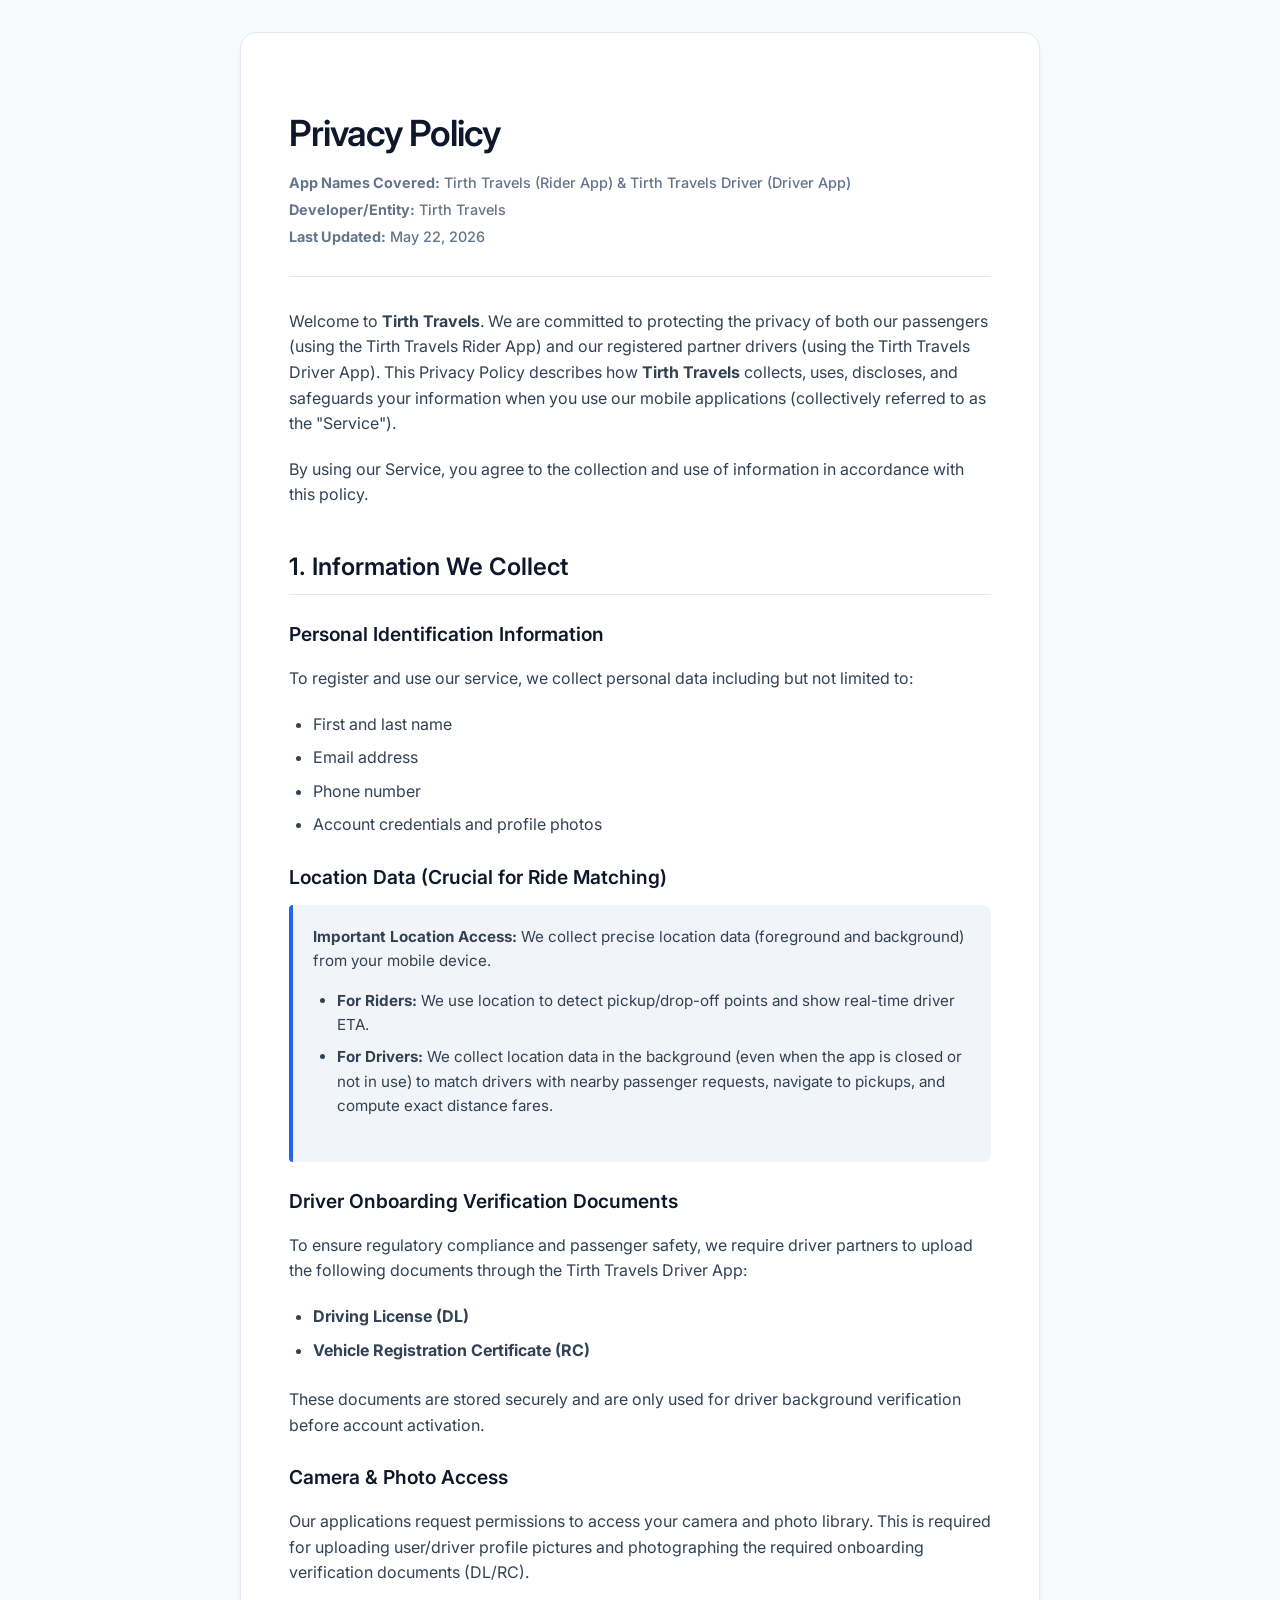
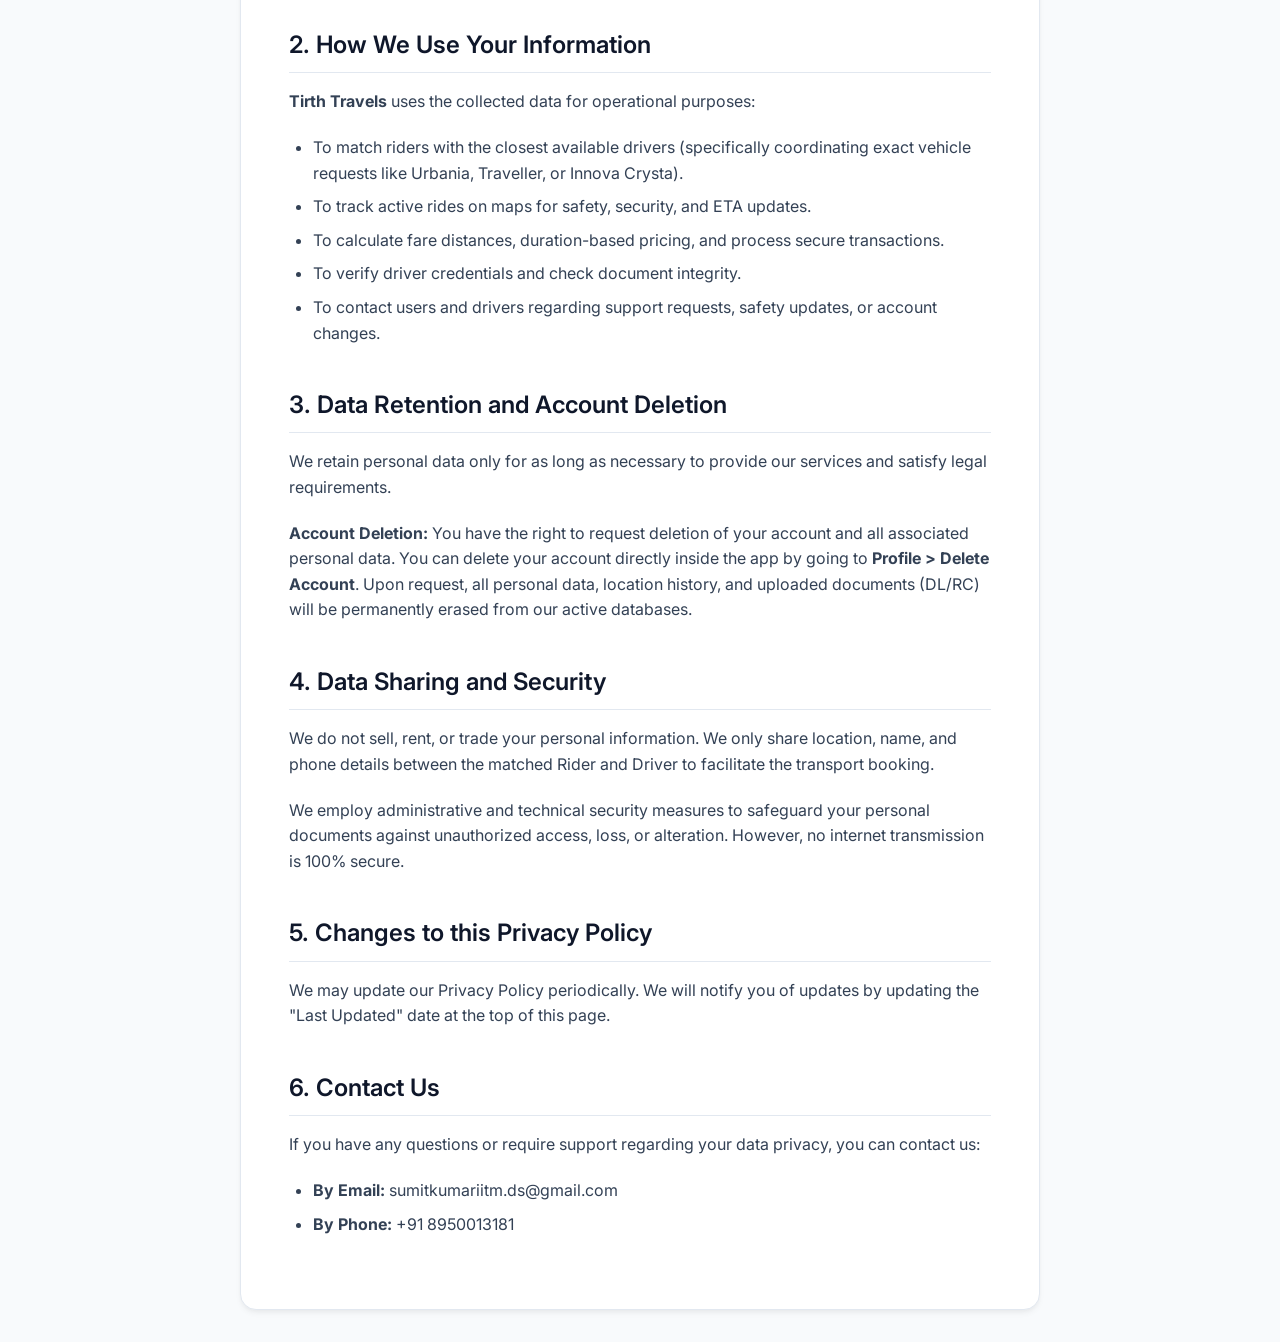
<file: privacy_policy.html>
<!DOCTYPE html>
<html lang="en">
<head>
    <meta charset="UTF-8">
    <meta name="viewport" content="width=device-width, initial-scale=1.0, viewport-fit=cover">
    <title>Privacy Policy - Tirth Travels</title>
    <style>
        :root {
            --primary: #0f172a;
            --primary-accent: #2563eb;
            --text-main: #334155;
            --text-light: #64748b;
            --bg-page: #f8fafc;
            --card-bg: #ffffff;
            --border: #e2e8f0;
        }

        body {
            font-family: 'Inter', -apple-system, BlinkMacSystemFont, 'Segoe UI', Roboto, Helvetica, Arial, sans-serif;
            line-height: 1.6;
            color: var(--text-main);
            background-color: var(--bg-page);
            margin: 0;
            padding: calc(2rem + env(safe-area-inset-top)) 
                     calc(1rem + env(safe-area-inset-right)) 
                     calc(2rem + env(safe-area-inset-bottom)) 
                     calc(1rem + env(safe-area-inset-left));
            -webkit-font-smoothing: antialiased;
            min-height: 100vh;
        }

        .container {
            width: 100%;
            max-width: 800px;
            margin: 0 auto;
            background-color: var(--card-bg);
            padding: 3rem;
            border-radius: 16px;
            box-shadow: 0 4px 6px -1px rgba(0, 0, 0, 0.05), 0 2px 4px -1px rgba(0, 0, 0, 0.03);
            border: 1px solid var(--border);
            box-sizing: border-box;
        }

        h1, h2, h3 {
            color: var(--primary);
            font-weight: 600;
        }

        h1 {
            font-size: 2.25rem;
            margin-bottom: 0.5rem;
            letter-spacing: -0.025em;
        }

        .meta-info {
            color: var(--text-light);
            font-size: 0.9rem;
            margin-bottom: 2rem;
            font-weight: 500;
            border-bottom: 1px solid var(--border);
            padding-bottom: 1.5rem;
        }

        .meta-info p {
            margin: 4px 0;
        }

        h2 {
            font-size: 1.5rem;
            margin-top: 2.5rem;
            margin-bottom: 1rem;
            padding-bottom: 0.5rem;
            border-bottom: 1px solid var(--border);
        }

        h3 {
            font-size: 1.2rem;
            margin-top: 1.5rem;
            margin-bottom: 0.75rem;
        }

        p {
            margin-bottom: 1.25rem;
        }

        ul {
            margin-bottom: 1.5rem;
            padding-left: 1.5rem;
        }

        li {
            margin-bottom: 0.5rem;
        }

        .highlight-box {
            background-color: #f1f5f9;
            border-left: 4px solid var(--primary-accent);
            padding: 1.25rem;
            border-radius: 4px 8px 8px 4px;
            margin-bottom: 1.5rem;
            font-size: 0.95rem;
        }

        a {
            color: var(--primary-accent);
            text-decoration: none;
            font-weight: 500;
        }

        a:hover {
            text-decoration: underline;
        }

        @media (max-width: 640px) {
            body {
                padding: 1rem;
            }
            .container {
                padding: 1.5rem;
                border-radius: 12px;
            }
            h1 {
                font-size: 1.75rem;
            }
        }
    </style>
    <!-- Google Font Inter -->
    <link href="https://fonts.googleapis.com/css2?family=Inter:wght@400;500;600;700&display=swap" rel="stylesheet">
</head>
<body>
    <div class="container">
        <h1>Privacy Policy</h1>
        <div class="meta-info">
            <p><strong>App Names Covered:</strong> Tirth Travels (Rider App) &amp; Tirth Travels Driver (Driver App)</p>
            <p><strong>Developer/Entity:</strong> Tirth Travels</p>
            <p><strong>Last Updated:</strong> May 22, 2026</p>
        </div>

        <p>Welcome to <strong>Tirth Travels</strong>. We are committed to protecting the privacy of both our passengers (using the Tirth Travels Rider App) and our registered partner drivers (using the Tirth Travels Driver App). This Privacy Policy describes how <strong>Tirth Travels</strong> collects, uses, discloses, and safeguards your information when you use our mobile applications (collectively referred to as the "Service").</p>

        <p>By using our Service, you agree to the collection and use of information in accordance with this policy.</p>

        <h2>1. Information We Collect</h2>
        
        <h3>Personal Identification Information</h3>
        <p>To register and use our service, we collect personal data including but not limited to:</p>
        <ul>
            <li>First and last name</li>
            <li>Email address</li>
            <li>Phone number</li>
            <li>Account credentials and profile photos</li>
        </ul>

        <h3>Location Data (Crucial for Ride Matching)</h3>
        <div class="highlight-box">
            <strong>Important Location Access:</strong> We collect precise location data (foreground and background) from your mobile device. 
            <ul>
                <li><strong>For Riders:</strong> We use location to detect pickup/drop-off points and show real-time driver ETA.</li>
                <li><strong>For Drivers:</strong> We collect location data in the background (even when the app is closed or not in use) to match drivers with nearby passenger requests, navigate to pickups, and compute exact distance fares.</li>
            </ul>
        </div>

        <h3>Driver Onboarding Verification Documents</h3>
        <p>To ensure regulatory compliance and passenger safety, we require driver partners to upload the following documents through the Tirth Travels Driver App:</p>
        <ul>
            <li><strong>Driving License (DL)</strong></li>
            <li><strong>Vehicle Registration Certificate (RC)</strong></li>
        </ul>
        <p>These documents are stored securely and are only used for driver background verification before account activation.</p>

        <h3>Camera &amp; Photo Access</h3>
        <p>Our applications request permissions to access your camera and photo library. This is required for uploading user/driver profile pictures and photographing the required onboarding verification documents (DL/RC).</p>

        <h2>2. How We Use Your Information</h2>
        <p><strong>Tirth Travels</strong> uses the collected data for operational purposes:</p>
        <ul>
            <li>To match riders with the closest available drivers (specifically coordinating exact vehicle requests like Urbania, Traveller, or Innova Crysta).</li>
            <li>To track active rides on maps for safety, security, and ETA updates.</li>
            <li>To calculate fare distances, duration-based pricing, and process secure transactions.</li>
            <li>To verify driver credentials and check document integrity.</li>
            <li>To contact users and drivers regarding support requests, safety updates, or account changes.</li>
        </ul>

        <h2>3. Data Retention and Account Deletion</h2>
        <p>We retain personal data only for as long as necessary to provide our services and satisfy legal requirements.</p>
        <p><strong>Account Deletion:</strong> You have the right to request deletion of your account and all associated personal data. You can delete your account directly inside the app by going to <strong>Profile &gt; Delete Account</strong>. Upon request, all personal data, location history, and uploaded documents (DL/RC) will be permanently erased from our active databases.</p>

        <h2>4. Data Sharing and Security</h2>
        <p>We do not sell, rent, or trade your personal information. We only share location, name, and phone details between the matched Rider and Driver to facilitate the transport booking.</p>
        <p>We employ administrative and technical security measures to safeguard your personal documents against unauthorized access, loss, or alteration. However, no internet transmission is 100% secure.</p>

        <h2>5. Changes to this Privacy Policy</h2>
        <p>We may update our Privacy Policy periodically. We will notify you of updates by updating the "Last Updated" date at the top of this page.</p>

        <h2>6. Contact Us</h2>
        <p>If you have any questions or require support regarding your data privacy, you can contact us:</p>
        <ul>
            <li><strong>By Email:</strong> sumitkumariitm.ds@gmail.com</li>
            <li><strong>By Phone:</strong> +91 8950013181</li>
        </ul>
    </div>
</body>
</html>
</file>
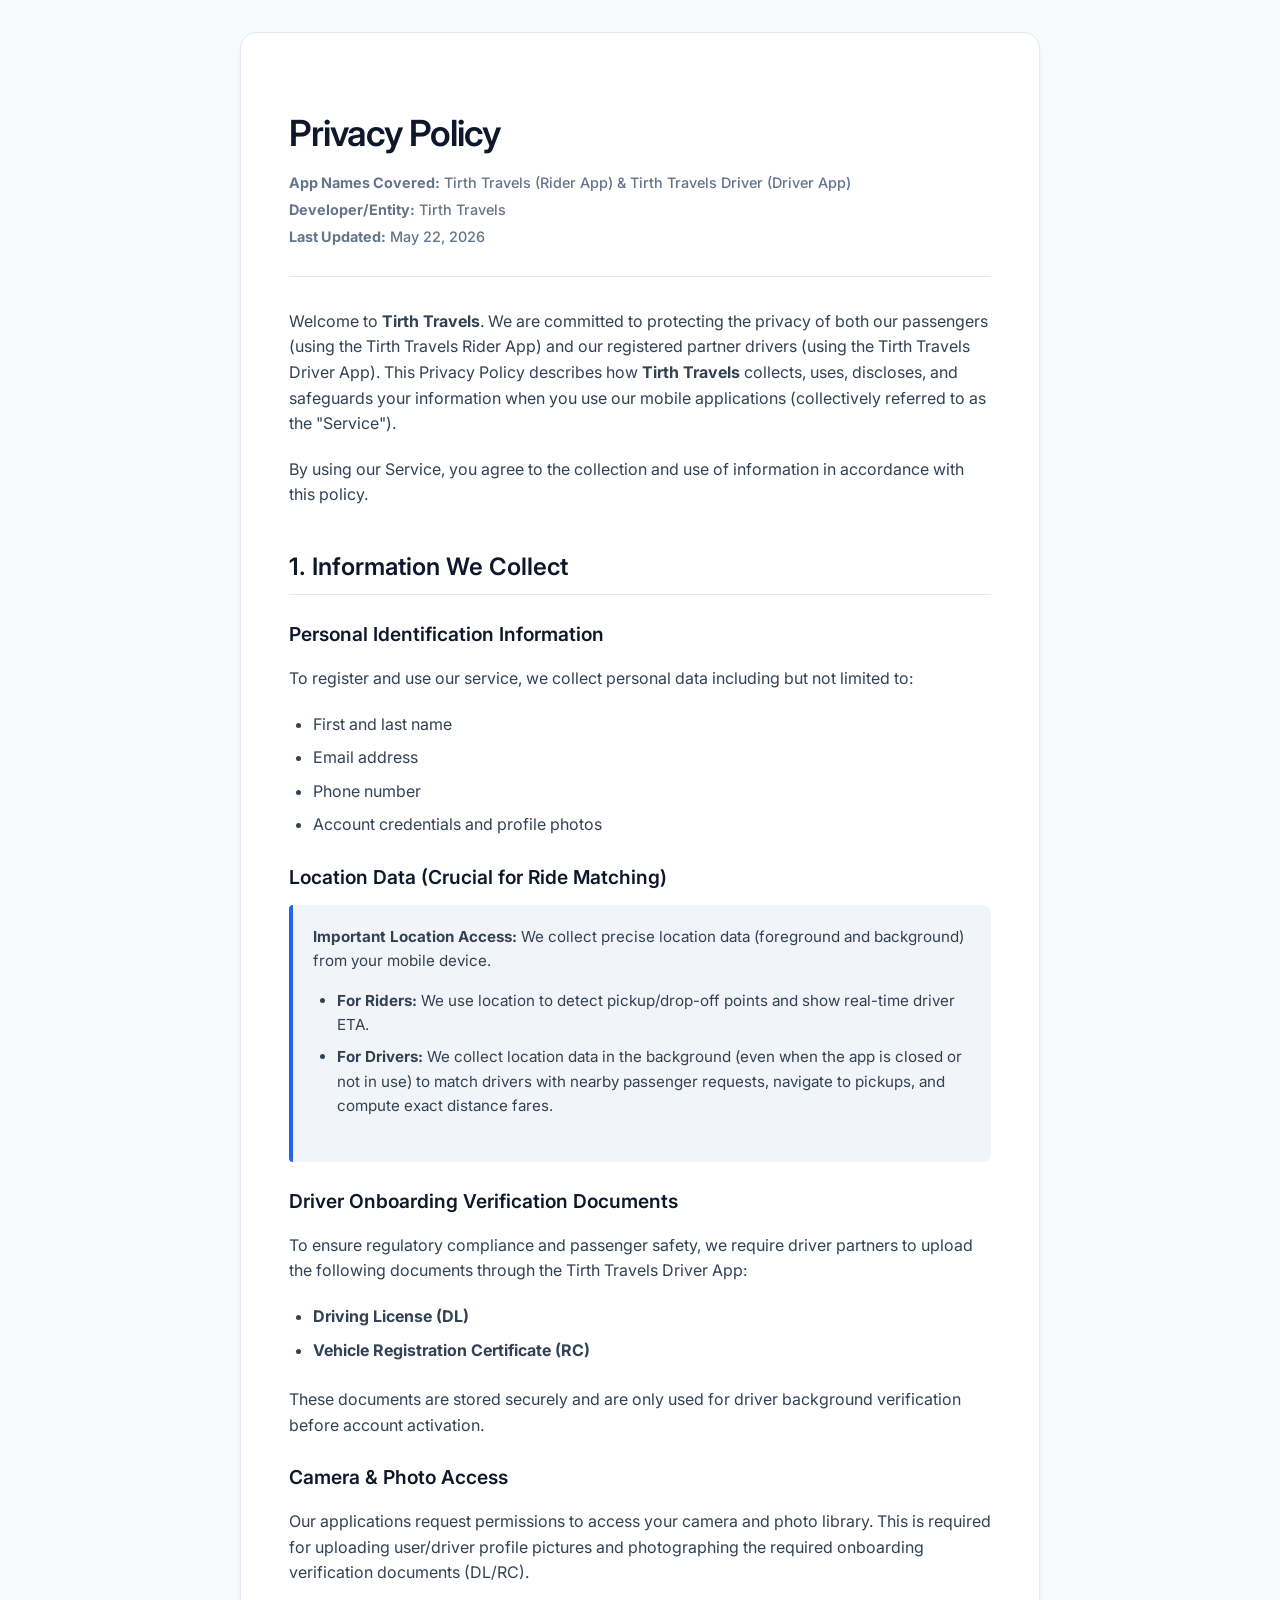
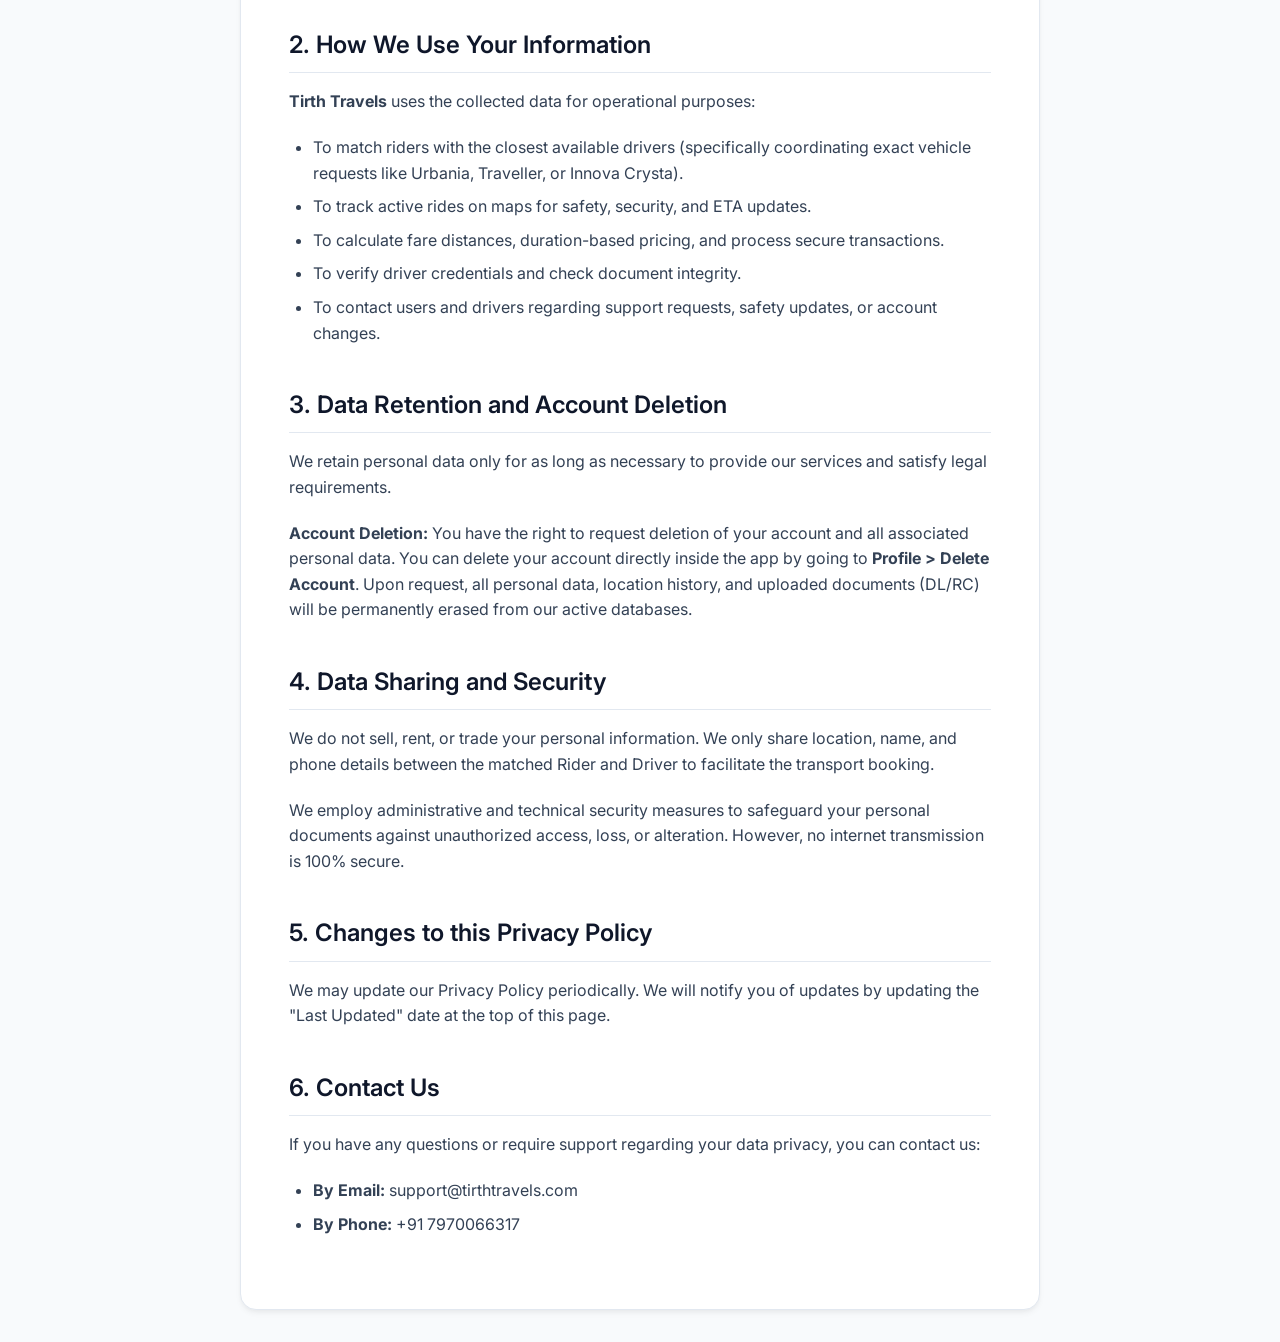
<file: privacy_policy1.html>
<!DOCTYPE html>
<html lang="en">
<head>
    <meta charset="UTF-8">
    <meta name="viewport" content="width=device-width, initial-scale=1.0, viewport-fit=cover">
    <title>Privacy Policy - Tirth Travels</title>
    <style>
        :root {
            --primary: #0f172a;
            --primary-accent: #2563eb;
            --text-main: #334155;
            --text-light: #64748b;
            --bg-page: #f8fafc;
            --card-bg: #ffffff;
            --border: #e2e8f0;
        }

        body {
            font-family: 'Inter', -apple-system, BlinkMacSystemFont, 'Segoe UI', Roboto, Helvetica, Arial, sans-serif;
            line-height: 1.6;
            color: var(--text-main);
            background-color: var(--bg-page);
            margin: 0;
            padding: calc(2rem + env(safe-area-inset-top)) 
                     calc(1rem + env(safe-area-inset-right)) 
                     calc(2rem + env(safe-area-inset-bottom)) 
                     calc(1rem + env(safe-area-inset-left));
            -webkit-font-smoothing: antialiased;
            min-height: 100vh;
        }

        .container {
            width: 100%;
            max-width: 800px;
            margin: 0 auto;
            background-color: var(--card-bg);
            padding: 3rem;
            border-radius: 16px;
            box-shadow: 0 4px 6px -1px rgba(0, 0, 0, 0.05), 0 2px 4px -1px rgba(0, 0, 0, 0.03);
            border: 1px solid var(--border);
            box-sizing: border-box;
        }

        h1, h2, h3 {
            color: var(--primary);
            font-weight: 600;
        }

        h1 {
            font-size: 2.25rem;
            margin-bottom: 0.5rem;
            letter-spacing: -0.025em;
        }

        .meta-info {
            color: var(--text-light);
            font-size: 0.9rem;
            margin-bottom: 2rem;
            font-weight: 500;
            border-bottom: 1px solid var(--border);
            padding-bottom: 1.5rem;
        }

        .meta-info p {
            margin: 4px 0;
        }

        h2 {
            font-size: 1.5rem;
            margin-top: 2.5rem;
            margin-bottom: 1rem;
            padding-bottom: 0.5rem;
            border-bottom: 1px solid var(--border);
        }

        h3 {
            font-size: 1.2rem;
            margin-top: 1.5rem;
            margin-bottom: 0.75rem;
        }

        p {
            margin-bottom: 1.25rem;
        }

        ul {
            margin-bottom: 1.5rem;
            padding-left: 1.5rem;
        }

        li {
            margin-bottom: 0.5rem;
        }

        .highlight-box {
            background-color: #f1f5f9;
            border-left: 4px solid var(--primary-accent);
            padding: 1.25rem;
            border-radius: 4px 8px 8px 4px;
            margin-bottom: 1.5rem;
            font-size: 0.95rem;
        }

        a {
            color: var(--primary-accent);
            text-decoration: none;
            font-weight: 500;
        }

        a:hover {
            text-decoration: underline;
        }

        @media (max-width: 640px) {
            body {
                padding: 1rem;
            }
            .container {
                padding: 1.5rem;
                border-radius: 12px;
            }
            h1 {
                font-size: 1.75rem;
            }
        }
    </style>
    <!-- Google Font Inter -->
    <link href="https://fonts.googleapis.com/css2?family=Inter:wght@400;500;600;700&display=swap" rel="stylesheet">
</head>
<body>
    <div class="container">
        <h1>Privacy Policy</h1>
        <div class="meta-info">
            <p><strong>App Names Covered:</strong> Tirth Travels (Rider App) &amp; Tirth Travels Driver (Driver App)</p>
            <p><strong>Developer/Entity:</strong> Tirth Travels</p>
            <p><strong>Last Updated:</strong> May 22, 2026</p>
        </div>

        <p>Welcome to <strong>Tirth Travels</strong>. We are committed to protecting the privacy of both our passengers (using the Tirth Travels Rider App) and our registered partner drivers (using the Tirth Travels Driver App). This Privacy Policy describes how <strong>Tirth Travels</strong> collects, uses, discloses, and safeguards your information when you use our mobile applications (collectively referred to as the "Service").</p>

        <p>By using our Service, you agree to the collection and use of information in accordance with this policy.</p>

        <h2>1. Information We Collect</h2>
        
        <h3>Personal Identification Information</h3>
        <p>To register and use our service, we collect personal data including but not limited to:</p>
        <ul>
            <li>First and last name</li>
            <li>Email address</li>
            <li>Phone number</li>
            <li>Account credentials and profile photos</li>
        </ul>

        <h3>Location Data (Crucial for Ride Matching)</h3>
        <div class="highlight-box">
            <strong>Important Location Access:</strong> We collect precise location data (foreground and background) from your mobile device. 
            <ul>
                <li><strong>For Riders:</strong> We use location to detect pickup/drop-off points and show real-time driver ETA.</li>
                <li><strong>For Drivers:</strong> We collect location data in the background (even when the app is closed or not in use) to match drivers with nearby passenger requests, navigate to pickups, and compute exact distance fares.</li>
            </ul>
        </div>

        <h3>Driver Onboarding Verification Documents</h3>
        <p>To ensure regulatory compliance and passenger safety, we require driver partners to upload the following documents through the Tirth Travels Driver App:</p>
        <ul>
            <li><strong>Driving License (DL)</strong></li>
            <li><strong>Vehicle Registration Certificate (RC)</strong></li>
        </ul>
        <p>These documents are stored securely and are only used for driver background verification before account activation.</p>

        <h3>Camera &amp; Photo Access</h3>
        <p>Our applications request permissions to access your camera and photo library. This is required for uploading user/driver profile pictures and photographing the required onboarding verification documents (DL/RC).</p>

        <h2>2. How We Use Your Information</h2>
        <p><strong>Tirth Travels</strong> uses the collected data for operational purposes:</p>
        <ul>
            <li>To match riders with the closest available drivers (specifically coordinating exact vehicle requests like Urbania, Traveller, or Innova Crysta).</li>
            <li>To track active rides on maps for safety, security, and ETA updates.</li>
            <li>To calculate fare distances, duration-based pricing, and process secure transactions.</li>
            <li>To verify driver credentials and check document integrity.</li>
            <li>To contact users and drivers regarding support requests, safety updates, or account changes.</li>
        </ul>

        <h2>3. Data Retention and Account Deletion</h2>
        <p>We retain personal data only for as long as necessary to provide our services and satisfy legal requirements.</p>
        <p><strong>Account Deletion:</strong> You have the right to request deletion of your account and all associated personal data. You can delete your account directly inside the app by going to <strong>Profile &gt; Delete Account</strong>. Upon request, all personal data, location history, and uploaded documents (DL/RC) will be permanently erased from our active databases.</p>

        <h2>4. Data Sharing and Security</h2>
        <p>We do not sell, rent, or trade your personal information. We only share location, name, and phone details between the matched Rider and Driver to facilitate the transport booking.</p>
        <p>We employ administrative and technical security measures to safeguard your personal documents against unauthorized access, loss, or alteration. However, no internet transmission is 100% secure.</p>

        <h2>5. Changes to this Privacy Policy</h2>
        <p>We may update our Privacy Policy periodically. We will notify you of updates by updating the "Last Updated" date at the top of this page.</p>

        <h2>6. Contact Us</h2>
        <p>If you have any questions or require support regarding your data privacy, you can contact us:</p>
        <ul>
            <li><strong>By Email:</strong> support@tirthtravels.com</li>
            <li><strong>By Phone:</strong> +91 7970066317</li>
        </ul>
    </div>
</body>
</html>
</file>
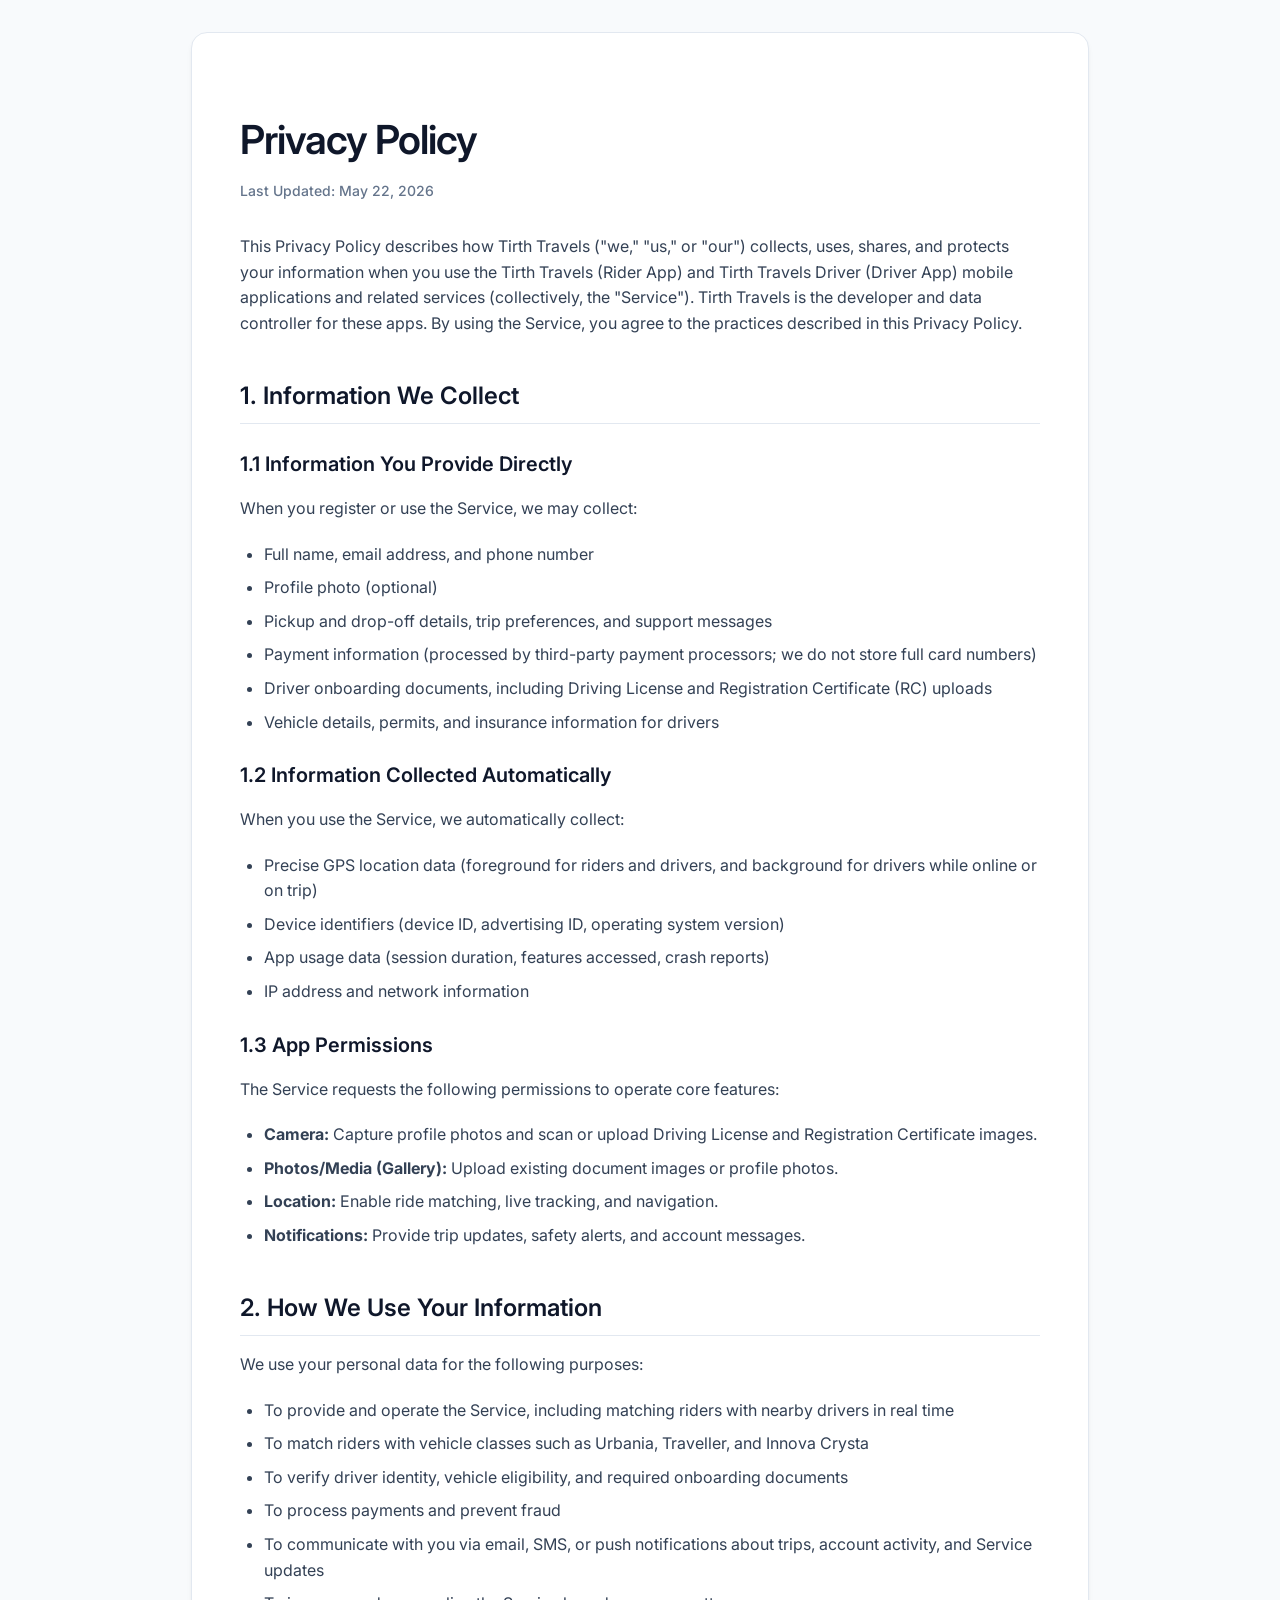
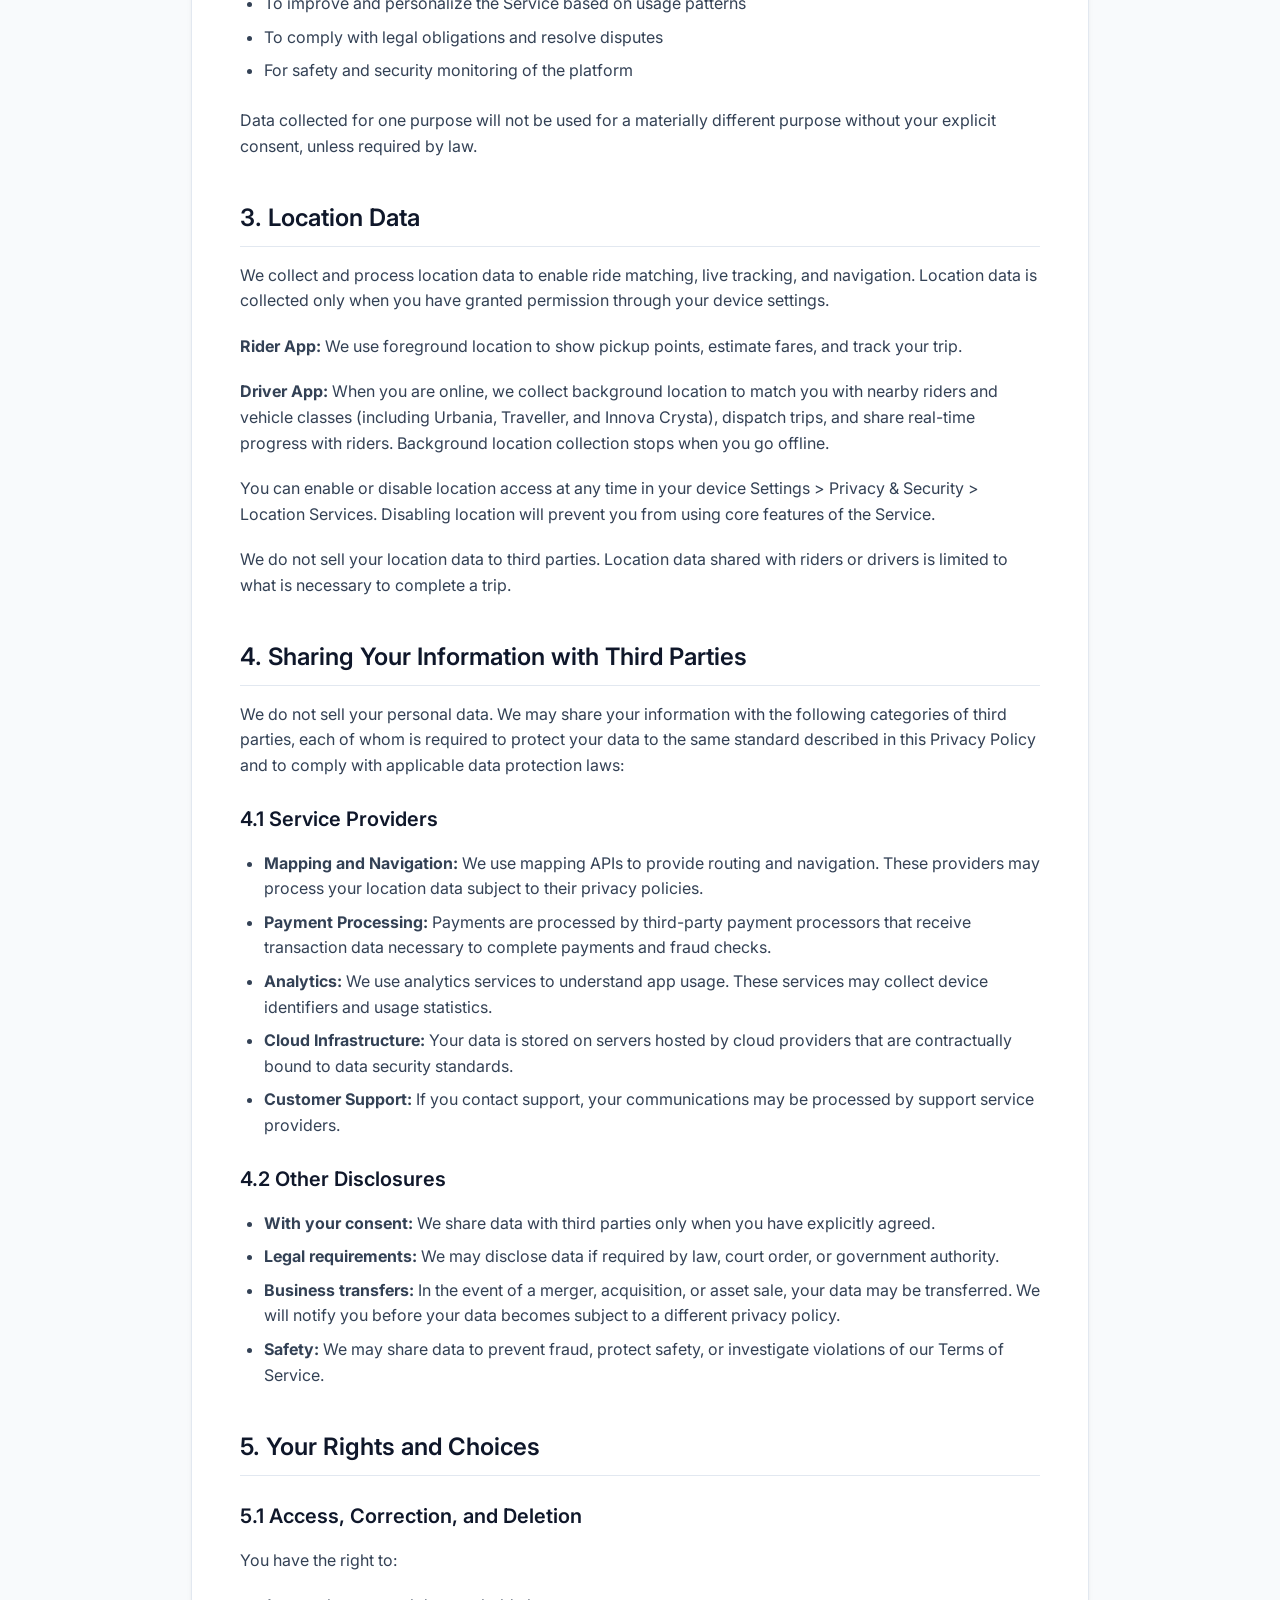
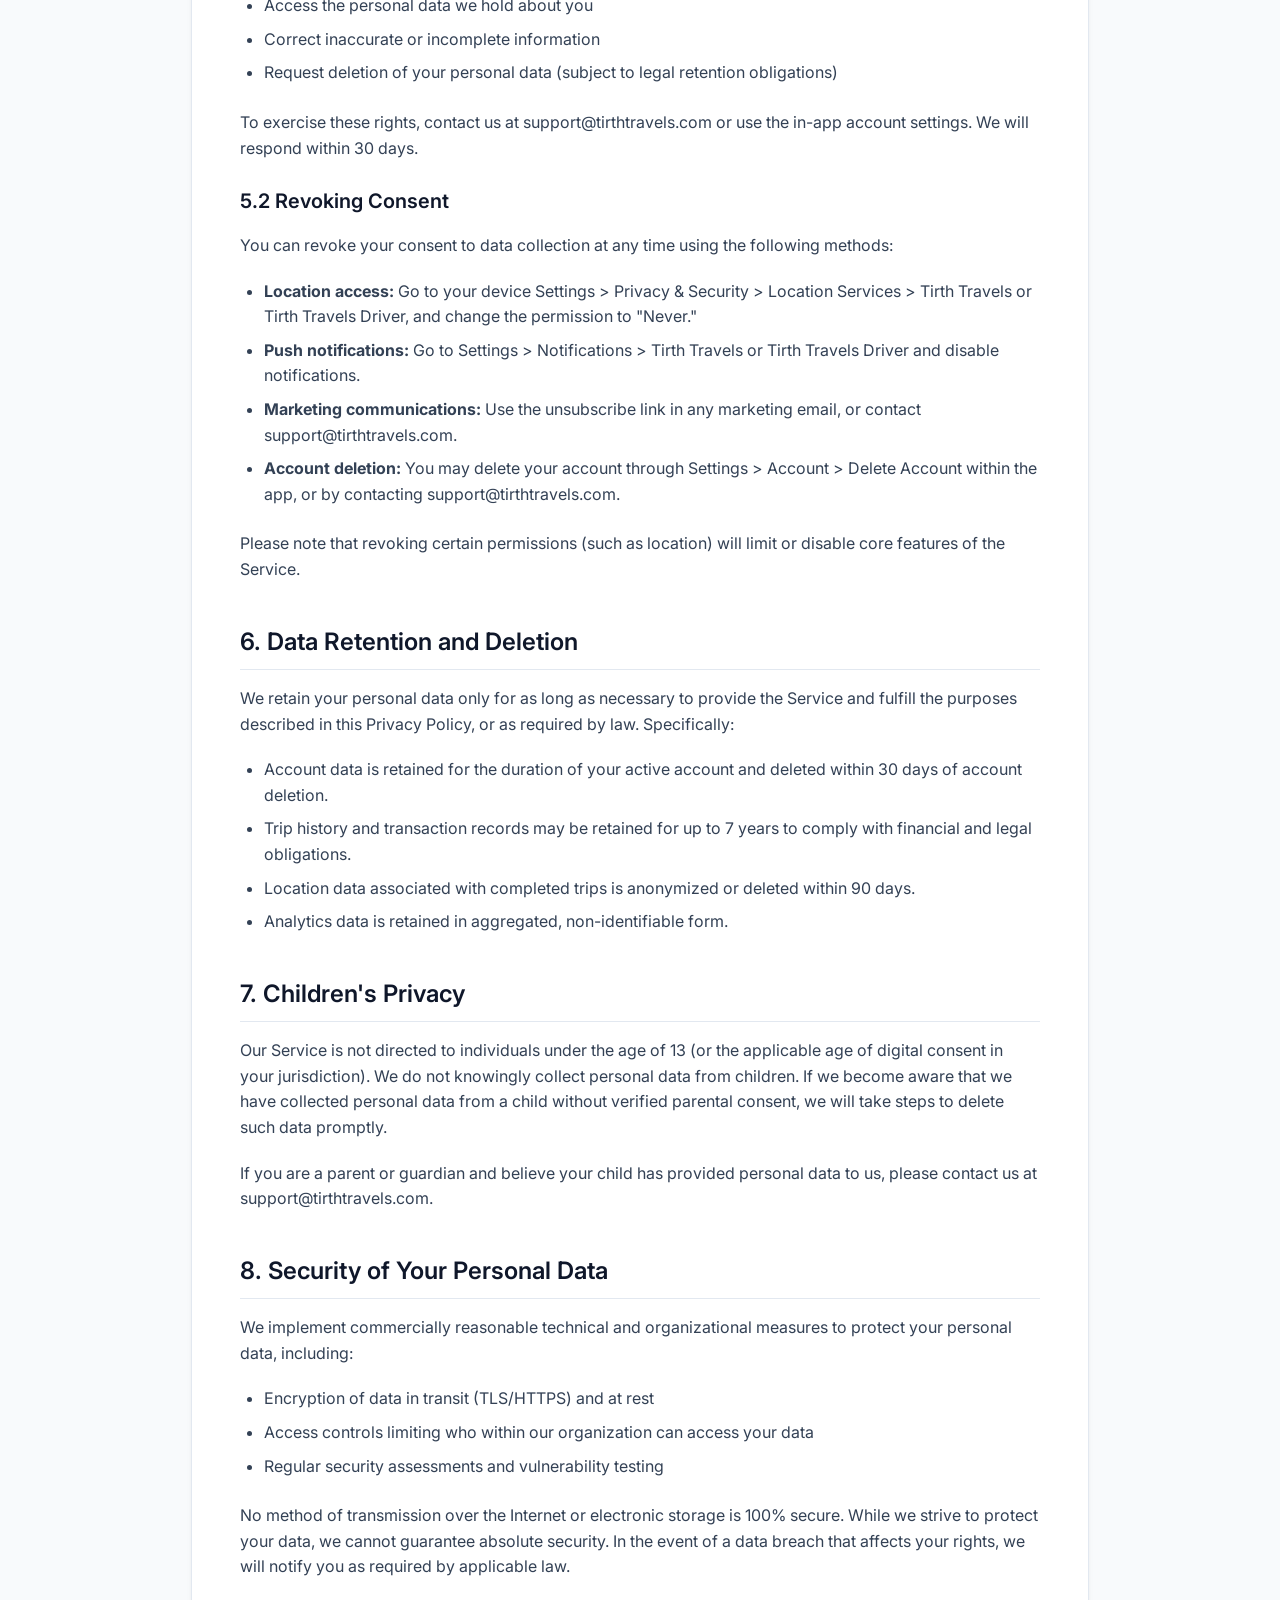
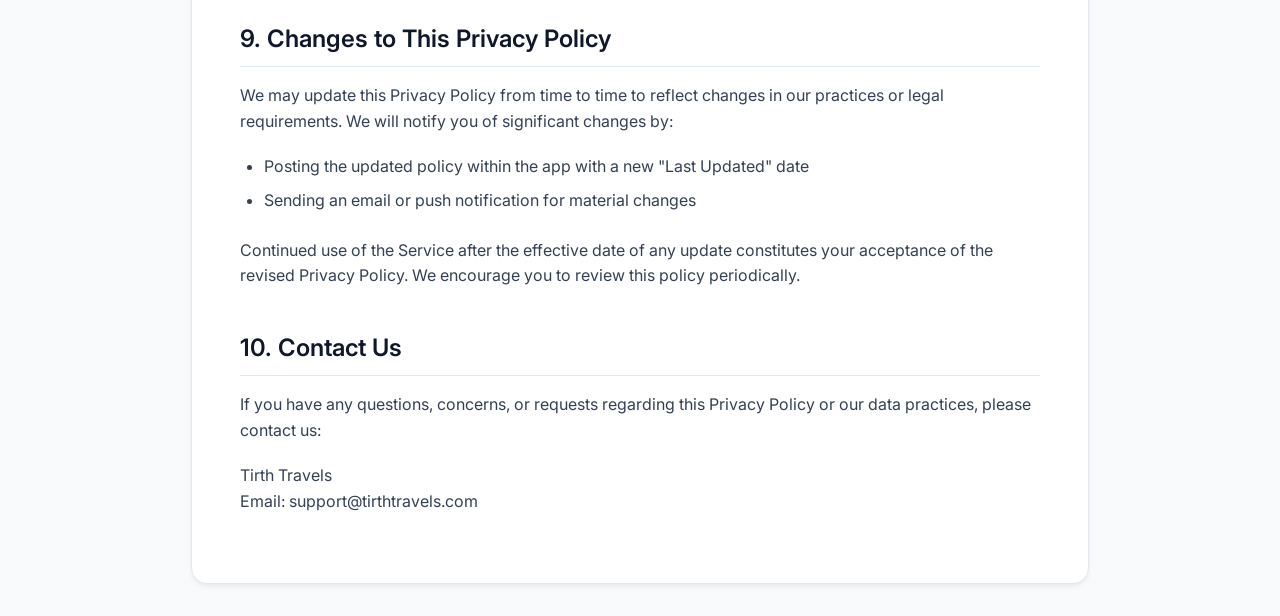
<file: admin-panel/public/privacy_policy.html>
<!DOCTYPE html>
<html lang="en">
<head>
    <meta charset="UTF-8">
    <meta name="viewport" content="width=device-width, initial-scale=1.0">
    <title>Tirth Travels Privacy Policy</title>
    <style>
        :root {
            --primary-color: #0f172a;
            --text-color: #334155;
            --bg-color: #f8fafc;
            --card-bg: #ffffff;
            --border-color: #e2e8f0;
        }

        body {
            font-family: 'Inter', -apple-system, BlinkMacSystemFont, 'Segoe UI', Roboto, Oxygen, Ubuntu, Cantarell, sans-serif;
            line-height: 1.6;
            color: var(--text-color);
            background-color: var(--bg-color);
            margin: 0;
            padding: 2rem 1rem;
            -webkit-font-smoothing: antialiased;
        }

        .container {
            max-width: 800px;
            margin: 0 auto;
            background-color: var(--card-bg);
            padding: 3rem;
            border-radius: 16px;
            box-shadow: 0 4px 6px -1px rgba(0, 0, 0, 0.05), 0 2px 4px -1px rgba(0, 0, 0, 0.03);
            border: 1px solid var(--border-color);
        }

        h1, h2, h3 {
            color: var(--primary-color);
            font-weight: 600;
        }

        h1 {
            font-size: 2.5rem;
            margin-bottom: 0.5rem;
            letter-spacing: -0.025em;
        }

        h2 {
            font-size: 1.5rem;
            margin-top: 2.5rem;
            margin-bottom: 1rem;
            padding-bottom: 0.5rem;
            border-bottom: 1px solid var(--border-color);
        }

        h3 {
            font-size: 1.25rem;
            margin-top: 1.5rem;
            margin-bottom: 0.75rem;
        }

        p {
            margin-bottom: 1.25rem;
        }

        ul {
            margin-bottom: 1.5rem;
            padding-left: 1.5rem;
        }

        li {
            margin-bottom: 0.5rem;
        }

        .last-updated {
            color: #64748b;
            font-size: 0.875rem;
            margin-bottom: 2rem;
            font-weight: 500;
        }

        a {
            color: #2563eb;
            text-decoration: none;
        }

        a:hover {
            text-decoration: underline;
        }

        @media (max-width: 640px) {
            body {
                padding: 1rem;
            }
            .container {
                padding: 1.5rem;
                border-radius: 12px;
            }
            h1 {
                font-size: 2rem;
            }
        }
    </style>
    <link href="https://fonts.googleapis.com/css2?family=Inter:wght@400;500;600;700&display=swap" rel="stylesheet">
</head>
<body>
    <div class="container">
        <h1>Privacy Policy</h1>
        <div class="last-updated">Last Updated: May 22, 2026</div>

        <p>This Privacy Policy describes how Tirth Travels ("we," "us," or "our") collects, uses, shares, and protects your information when you use the Tirth Travels (Rider App) and Tirth Travels Driver (Driver App) mobile applications and related services (collectively, the "Service"). Tirth Travels is the developer and data controller for these apps. By using the Service, you agree to the practices described in this Privacy Policy.</p>

        <h2>1. Information We Collect</h2>

        <h3>1.1 Information You Provide Directly</h3>
        <p>When you register or use the Service, we may collect:</p>
        <ul>
            <li>Full name, email address, and phone number</li>
            <li>Profile photo (optional)</li>
            <li>Pickup and drop-off details, trip preferences, and support messages</li>
            <li>Payment information (processed by third-party payment processors; we do not store full card numbers)</li>
            <li>Driver onboarding documents, including Driving License and Registration Certificate (RC) uploads</li>
            <li>Vehicle details, permits, and insurance information for drivers</li>
        </ul>

        <h3>1.2 Information Collected Automatically</h3>
        <p>When you use the Service, we automatically collect:</p>
        <ul>
            <li>Precise GPS location data (foreground for riders and drivers, and background for drivers while online or on trip)</li>
            <li>Device identifiers (device ID, advertising ID, operating system version)</li>
            <li>App usage data (session duration, features accessed, crash reports)</li>
            <li>IP address and network information</li>
        </ul>

        <h3>1.3 App Permissions</h3>
        <p>The Service requests the following permissions to operate core features:</p>
        <ul>
            <li><strong>Camera:</strong> Capture profile photos and scan or upload Driving License and Registration Certificate images.</li>
            <li><strong>Photos/Media (Gallery):</strong> Upload existing document images or profile photos.</li>
            <li><strong>Location:</strong> Enable ride matching, live tracking, and navigation.</li>
            <li><strong>Notifications:</strong> Provide trip updates, safety alerts, and account messages.</li>
        </ul>

        <h2>2. How We Use Your Information</h2>
        <p>We use your personal data for the following purposes:</p>
        <ul>
            <li>To provide and operate the Service, including matching riders with nearby drivers in real time</li>
            <li>To match riders with vehicle classes such as Urbania, Traveller, and Innova Crysta</li>
            <li>To verify driver identity, vehicle eligibility, and required onboarding documents</li>
            <li>To process payments and prevent fraud</li>
            <li>To communicate with you via email, SMS, or push notifications about trips, account activity, and Service updates</li>
            <li>To improve and personalize the Service based on usage patterns</li>
            <li>To comply with legal obligations and resolve disputes</li>
            <li>For safety and security monitoring of the platform</li>
        </ul>
        <p>Data collected for one purpose will not be used for a materially different purpose without your explicit consent, unless required by law.</p>

        <h2>3. Location Data</h2>
        <p>We collect and process location data to enable ride matching, live tracking, and navigation. Location data is collected only when you have granted permission through your device settings.</p>
        <p><strong>Rider App:</strong> We use foreground location to show pickup points, estimate fares, and track your trip.</p>
        <p><strong>Driver App:</strong> When you are online, we collect background location to match you with nearby riders and vehicle classes (including Urbania, Traveller, and Innova Crysta), dispatch trips, and share real-time progress with riders. Background location collection stops when you go offline.</p>
        <p>You can enable or disable location access at any time in your device Settings &gt; Privacy &amp; Security &gt; Location Services. Disabling location will prevent you from using core features of the Service.</p>
        <p>We do not sell your location data to third parties. Location data shared with riders or drivers is limited to what is necessary to complete a trip.</p>

        <h2>4. Sharing Your Information with Third Parties</h2>
        <p>We do not sell your personal data. We may share your information with the following categories of third parties, each of whom is required to protect your data to the same standard described in this Privacy Policy and to comply with applicable data protection laws:</p>

        <h3>4.1 Service Providers</h3>
        <ul>
            <li><strong>Mapping and Navigation:</strong> We use mapping APIs to provide routing and navigation. These providers may process your location data subject to their privacy policies.</li>
            <li><strong>Payment Processing:</strong> Payments are processed by third-party payment processors that receive transaction data necessary to complete payments and fraud checks.</li>
            <li><strong>Analytics:</strong> We use analytics services to understand app usage. These services may collect device identifiers and usage statistics.</li>
            <li><strong>Cloud Infrastructure:</strong> Your data is stored on servers hosted by cloud providers that are contractually bound to data security standards.</li>
            <li><strong>Customer Support:</strong> If you contact support, your communications may be processed by support service providers.</li>
        </ul>

        <h3>4.2 Other Disclosures</h3>
        <ul>
            <li><strong>With your consent:</strong> We share data with third parties only when you have explicitly agreed.</li>
            <li><strong>Legal requirements:</strong> We may disclose data if required by law, court order, or government authority.</li>
            <li><strong>Business transfers:</strong> In the event of a merger, acquisition, or asset sale, your data may be transferred. We will notify you before your data becomes subject to a different privacy policy.</li>
            <li><strong>Safety:</strong> We may share data to prevent fraud, protect safety, or investigate violations of our Terms of Service.</li>
        </ul>

        <h2>5. Your Rights and Choices</h2>

        <h3>5.1 Access, Correction, and Deletion</h3>
        <p>You have the right to:</p>
        <ul>
            <li>Access the personal data we hold about you</li>
            <li>Correct inaccurate or incomplete information</li>
            <li>Request deletion of your personal data (subject to legal retention obligations)</li>
        </ul>
        <p>To exercise these rights, contact us at support@tirthtravels.com or use the in-app account settings. We will respond within 30 days.</p>

        <h3>5.2 Revoking Consent</h3>
        <p>You can revoke your consent to data collection at any time using the following methods:</p>
        <ul>
            <li><strong>Location access:</strong> Go to your device Settings &gt; Privacy &amp; Security &gt; Location Services &gt; Tirth Travels or Tirth Travels Driver, and change the permission to "Never."</li>
            <li><strong>Push notifications:</strong> Go to Settings &gt; Notifications &gt; Tirth Travels or Tirth Travels Driver and disable notifications.</li>
            <li><strong>Marketing communications:</strong> Use the unsubscribe link in any marketing email, or contact support@tirthtravels.com.</li>
            <li><strong>Account deletion:</strong> You may delete your account through Settings &gt; Account &gt; Delete Account within the app, or by contacting support@tirthtravels.com.</li>
        </ul>
        <p>Please note that revoking certain permissions (such as location) will limit or disable core features of the Service.</p>

        <h2>6. Data Retention and Deletion</h2>
        <p>We retain your personal data only for as long as necessary to provide the Service and fulfill the purposes described in this Privacy Policy, or as required by law. Specifically:</p>
        <ul>
            <li>Account data is retained for the duration of your active account and deleted within 30 days of account deletion.</li>
            <li>Trip history and transaction records may be retained for up to 7 years to comply with financial and legal obligations.</li>
            <li>Location data associated with completed trips is anonymized or deleted within 90 days.</li>
            <li>Analytics data is retained in aggregated, non-identifiable form.</li>
        </ul>

        <h2>7. Children's Privacy</h2>
        <p>Our Service is not directed to individuals under the age of 13 (or the applicable age of digital consent in your jurisdiction). We do not knowingly collect personal data from children. If we become aware that we have collected personal data from a child without verified parental consent, we will take steps to delete such data promptly.</p>
        <p>If you are a parent or guardian and believe your child has provided personal data to us, please contact us at support@tirthtravels.com.</p>

        <h2>8. Security of Your Personal Data</h2>
        <p>We implement commercially reasonable technical and organizational measures to protect your personal data, including:</p>
        <ul>
            <li>Encryption of data in transit (TLS/HTTPS) and at rest</li>
            <li>Access controls limiting who within our organization can access your data</li>
            <li>Regular security assessments and vulnerability testing</li>
        </ul>
        <p>No method of transmission over the Internet or electronic storage is 100% secure. While we strive to protect your data, we cannot guarantee absolute security. In the event of a data breach that affects your rights, we will notify you as required by applicable law.</p>

        <h2>9. Changes to This Privacy Policy</h2>
        <p>We may update this Privacy Policy from time to time to reflect changes in our practices or legal requirements. We will notify you of significant changes by:</p>
        <ul>
            <li>Posting the updated policy within the app with a new "Last Updated" date</li>
            <li>Sending an email or push notification for material changes</li>
        </ul>
        <p>Continued use of the Service after the effective date of any update constitutes your acceptance of the revised Privacy Policy. We encourage you to review this policy periodically.</p>

        <h2>10. Contact Us</h2>
        <p>If you have any questions, concerns, or requests regarding this Privacy Policy or our data practices, please contact us:</p>
        <p>Tirth Travels<br>Email: support@tirthtravels.com</p>
    </div>
</body>
</html>
</file>
